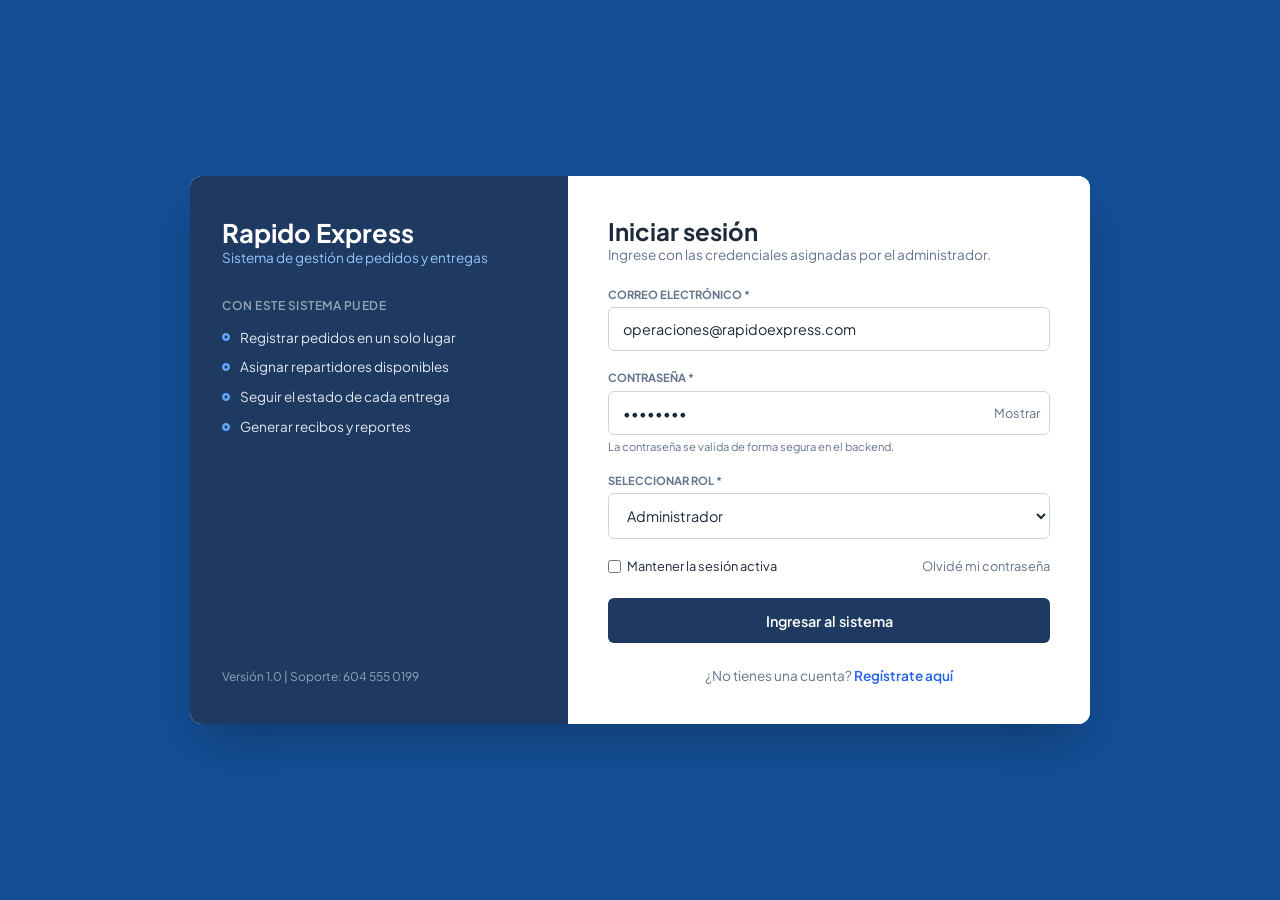
<file: index.html>
<!DOCTYPE html>
<html lang="es">
<head>
    <meta charset="UTF-8">
    <meta http-equiv="refresh" content="0; url=login.html">
    <meta name="viewport" content="width=device-width, initial-scale=1.0">
    <title>Rapido Express - Panel de Control</title>
</head>
<body>
    <p>Cargando panel de control...</p>
    <script>
        window.location.replace("login.html");
    </script>
</body>
</html>
</file>
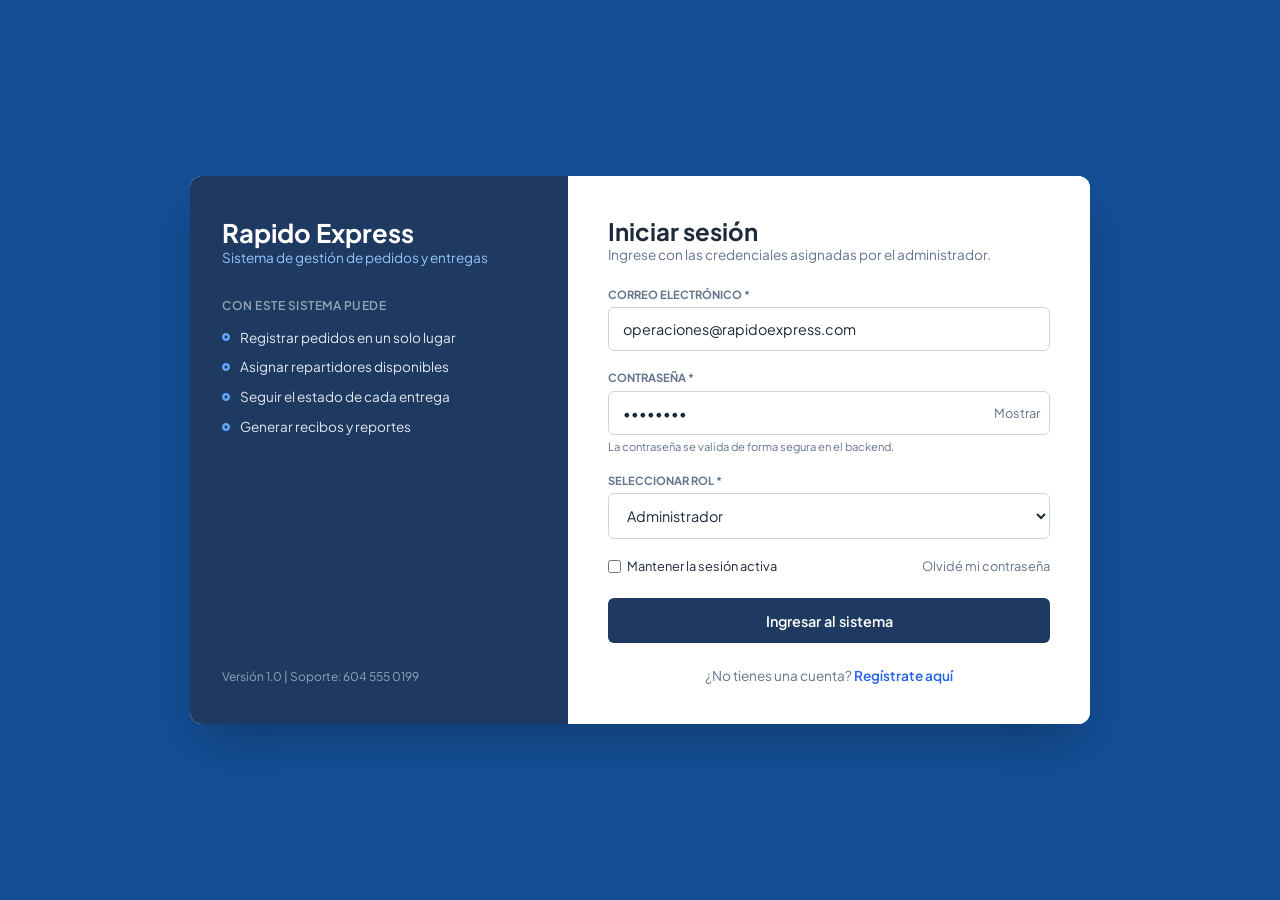
<file: cliente.html>
<!DOCTYPE html>
<html lang="es">
<head>
    <meta charset="UTF-8">
    <meta name="viewport" content="width=device-width, initial-scale=1.0">
    <title>Rápido Express - Panel de Cliente</title>
    <link href="https://fonts.googleapis.com/css2?family=Plus+Jakarta+Sans:wght@300;400;600;700&display=swap" rel="stylesheet">
    <link rel="stylesheet" href="https://cdnjs.cloudflare.com/ajax/libs/font-awesome/6.4.0/css/all.min.css">
    <link rel="stylesheet" href="style.css?v=2">
</head>
<body>
    <header class="header">
        <div class="brand">
            <i class="fa-solid fa-truck-fast"></i>
            <h1>Rápido Express - Clientes</h1>
        </div>
        <div class="header-actions">
            <span class="connection-status">
                <i class="fa-solid fa-circle"></i> Portal Activo
            </span>
            <a class="btn-logout" id="btnLogout" href="login.html">
                <i class="fa-solid fa-right-from-bracket"></i> Cerrar sesión
            </a>
        </div>
    </header>

    <div class="grid-container">
        <!-- Panel Izquierdo: Gestión de Pedidos -->
        <div class="glass-panel">
            <h2 class="section-title"><i class="fa-solid fa-magnifying-glass"></i> Consultar y Gestionar Pedido</h2>
            <form id="formConsultaPedido">
                <div class="form-group">
                    <label>Número de Guía / ID Pedido</label>
                    <input type="number" id="idPedido" class="form-control" placeholder="Ej: 10452" required>
                </div>
                <button type="submit" class="btn btn-primary" style="margin-bottom: 15px;">
                    <i class="fa-solid fa-search"></i> Buscar Pedido
                </button>
            </form>

            <hr style="border: 0; border-top: 1px solid rgba(255,255,255,0.1); margin: 20px 0;">

            <h2 class="section-title"><i class="fa-solid fa-pen-to-square"></i> Actualizar Estado</h2>
            <form id="formActualizarEstado">
                <div class="form-group">
                    <label>Nuevo Estado del Pedido</label>
                    <select id="nuevoEstado" class="form-control" required>
                        <option value="" disabled selected>Seleccione un estado</option>
                        <option value="En espera">En espera</option>
                        <option value="Cancelado por el cliente">Cancelado por el cliente</option>
                        <option value="Recibido con conformidad">Recibido con conformidad</option>
                    </select>
                </div>
                <button type="submit" class="btn btn-primary">
                    <i class="fa-solid fa-floppy-disk"></i> Guardar Cambios
                </button>
            </form>
        </div>

        <!-- Panel Derecho: Estado Actual y Comprobante -->
        <div class="glass-panel">
            <h2 class="section-title"><i class="fa-solid fa-receipt"></i> Información del Envío</h2>
            
            <!-- Contenedor dinámico donde JavaScript mostrará los datos -->
            <div id="resultadoConsulta" class="orders-grid">
                <p style="color: rgba(255,255,255,0.6); text-align: center; padding: 20px;">
                    Ingrese un número de guía a la izquierda para ver los detalles.
                </p>
            </div>

            <!-- Botón para generar comprobante, oculto por defecto hasta que busquen un pedido -->
            <div id="wrapperComprobante" style="margin-top: 20px; text-align: center; display: none;">
                <button id="btnComprobante" class="btn" style="background: #28a745; color: white; width: 100%;">
                    <i class="fa-solid fa-file-pdf"></i> Generar Comprobante (PDF)
                </button>
            </div>
        </div>
    </div>

    <!-- Puedes usar el mismo archivo script.js o crear uno nuevo exclusivo para clientes -->
    <script src="script.js?v=3" defer></script>
</body>
</html>
</file>
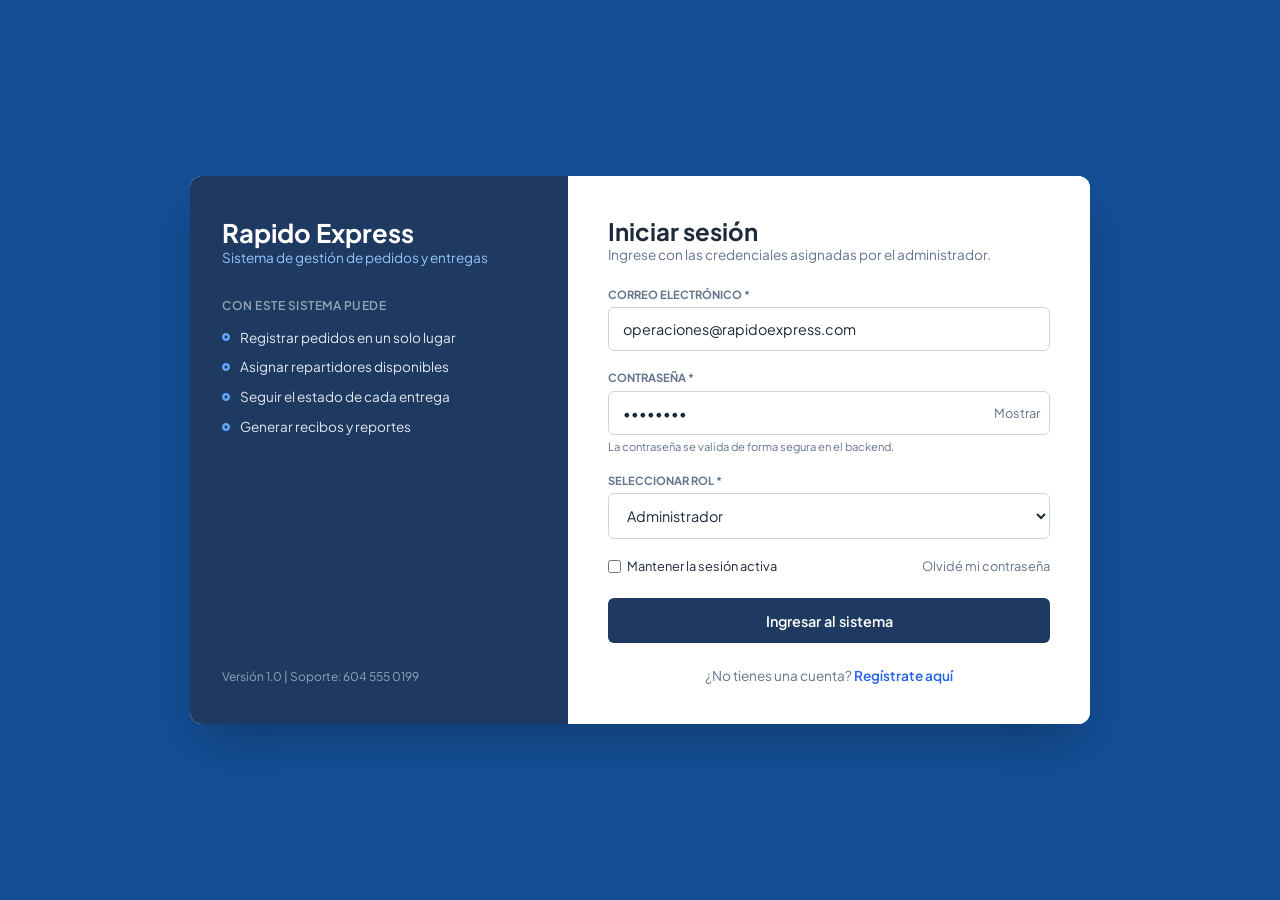
<file: dashboard.html>
<!DOCTYPE html>
<html lang="es">
<head>
    <meta charset="UTF-8">
    <meta name="viewport" content="width=device-width, initial-scale=1.0">
    <title>Rápido Express - Administración</title>
    <link href="https://fonts.googleapis.com/css2?family=Plus+Jakarta+Sans:wght@300;400;600;700&display=swap" rel="stylesheet">
    <link rel="stylesheet" href="https://cdnjs.cloudflare.com/ajax/libs/font-awesome/6.4.0/css/all.min.css">
    <link rel="stylesheet" href="style.css">
</head>
<body>
<header class="header">
    <div class="brand"><i class="fa-solid fa-truck-fast"></i><h1>Rápido Express - Administración</h1></div>
    <div class="header-actions"><span id="nombreUsuario"></span><a class="btn-logout" id="btnLogout" href="login.html">Cerrar sesión</a></div>
</header>
<main class="grid-container">
    <section class="glass-panel">
        <h2 class="section-title"><i class="fa-solid fa-box"></i> Registrar domicilio</h2>
        <form id="formPedido">
            <div class="form-group"><label for="idCliente">Cliente</label><select id="idCliente" class="form-control" required></select></div>
            <div class="form-group"><label for="dirRecogida">Dirección exacta de recogida</label><input id="dirRecogida" class="form-control" required></div>
            <div class="form-group"><label for="dirEntrega">Dirección exacta de entrega</label><input id="dirEntrega" class="form-control" required></div>
            <div class="form-group"><label for="valorServicio">Valor total del servicio</label><input type="number" min="0" id="valorServicio" class="form-control" required></div>
            <div class="form-group"><label for="metodoPago">Método de pago</label><select id="metodoPago" class="form-control"><option>Efectivo</option><option>Transferencia</option></select></div>
            <div class="form-group"><label for="tiempoEspera">Espera estimada (minutos)</label><input type="number" min="0" id="tiempoEspera" class="form-control"></div>
            <div class="form-group"><label for="tiempoRecogida">Tiempo para recoger (minutos)</label><input type="number" min="0" id="tiempoRecogida" class="form-control"></div>
            <div class="form-group"><label for="observaciones">Observaciones</label><textarea id="observaciones" class="form-control"></textarea></div>
            <button class="btn btn-primary" type="submit">Registrar domicilio</button>
        </form>
    </section>
    <section class="glass-panel">
        <h2 class="section-title"><i class="fa-solid fa-users"></i> Domiciliarios activos</h2>
        <div id="contenedorRepartidores" class="orders-grid"></div>
        <h2 class="section-title section-spaced"><i class="fa-solid fa-list-check"></i> Domicilios registrados</h2>
        <div id="contenedorPedidos" class="orders-grid"></div>
    </section>
</main>
<script src="script.js" defer></script>
</body>
</html>
</file>
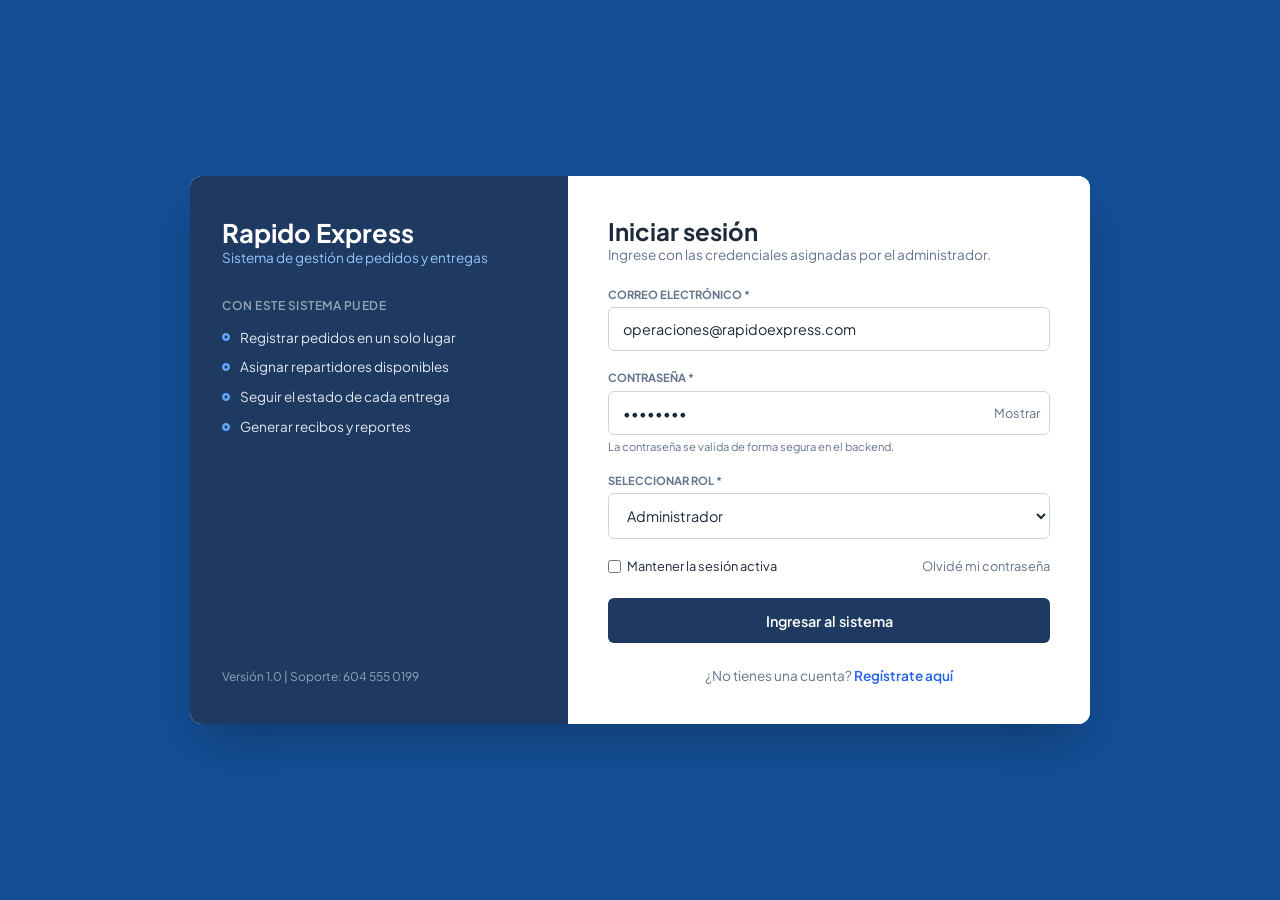
<file: login.html>
<!DOCTYPE html>
<html lang="es">
<head>
    <meta charset="UTF-8">
    <meta name="viewport" content="width=device-width, initial-scale=1.0">
    <title>Rapido Express - Iniciar Sesión</title>
    <link href="https://fonts.googleapis.com/css2?family=Plus+Jakarta+Sans:wght@300;400;500;600;700&display=swap" rel="stylesheet">
    <link rel="stylesheet" href="https://cdnjs.cloudflare.com/ajax/libs/font-awesome/6.4.0/css/all.min.css">
    <link rel="stylesheet" href="login.css">
</head>
<body>
    <div class="login-card">
        <div class="login-sidebar">
            <div class="brand-info">
                <h1>Rapido Express</h1>
                <p class="subtitle">Sistema de gestión de pedidos y entregas</p>
                <div class="features-section">
                    <p class="section-label">CON ESTE SISTEMA PUEDE</p>
                    <ul>
                        <li><i class="fa-solid fa-circle-dot"></i> Registrar pedidos en un solo lugar</li>
                        <li><i class="fa-solid fa-circle-dot"></i> Asignar repartidores disponibles</li>
                        <li><i class="fa-solid fa-circle-dot"></i> Seguir el estado de cada entrega</li>
                        <li><i class="fa-solid fa-circle-dot"></i> Generar recibos y reportes</li>
                    </ul>
                </div>
            </div>
            <div class="sidebar-footer"><span>Versión 1.0 | Soporte: 604 555 0199</span></div>
        </div>
        <div class="login-form-container">
            <div id="vistaLogin">
                <h2>Iniciar sesión</h2>
                <p class="form-instruction">Ingrese con las credenciales asignadas por el administrador.</p>
                <form id="formLogin">
                    <div class="input-group">
                        <label for="correo">CORREO ELECTRÓNICO *</label>
                        <input type="email" id="correo" value="operaciones@rapidoexpress.com" required>
                    </div>
                    <div class="input-group">
                        <label for="password">CONTRASEÑA *</label>
                        <div class="password-wrapper">
                            <input type="password" id="password" value="12345678" required>
                            <button type="button" id="btnTogglePassword">Mostrar</button>
                        </div>
                        <span class="security-note">La contraseña se valida de forma segura en el backend.</span>
                    </div>
                    <div class="input-group">
                        <label for="rol">SELECCIONAR ROL *</label>
                        <select id="rol" class="select-rol" required>
                            <option value="administrador">Administrador</option>
                            <option value="repartidor">Repartidor</option>
                            <option value="cliente">Cliente</option>
                        </select>
                    </div>
                    <div class="form-options">
                        <label class="checkbox-container"><input type="checkbox" id="remember"><span>Mantener la sesión activa</span></label>
                        <a href="#" class="forgot-link">Olvidé mi contraseña</a>
                    </div>
                    <button type="submit" class="btn-submit">Ingresar al sistema</button>
                </form>
                <div class="register-prompt"><p>¿No tienes una cuenta? <a href="#" id="linkMostrarRegistro">Regístrate aquí</a></p></div>
            </div>
            <div id="vistaRegistro" style="display: none;">
                <h2>Crear Cuenta</h2>
                <p class="form-instruction">Regístrate como nuevo cliente en Rápido Express.</p>
                <form id="formRegistro">
                    <div class="input-group"><label for="regNombre">NOMBRE COMPLETO *</label><input type="text" id="regNombre" placeholder="Ej: Juan Pérez" required></div>
                    <div class="input-group"><label for="regTelefono">TELÉFONO *</label><input type="tel" id="regTelefono" placeholder="Ej: 3001234567" required></div>
                    <div class="input-group"><label for="regCorreo">CORREO ELECTRÓNICO *</label><input type="email" id="regCorreo" placeholder="correo@ejemplo.com" required></div>
                    <button type="submit" class="btn-submit">Registrarse</button>
                </form>
                <div class="register-prompt"><p>¿Ya tienes cuenta? <a href="#" id="linkMostrarLogin">Volver al inicio de sesión</a></p></div>
            </div>
        </div>
    </div>
    <script src="login.js?v=da4488f"></script>
</body>
</html>
</file>
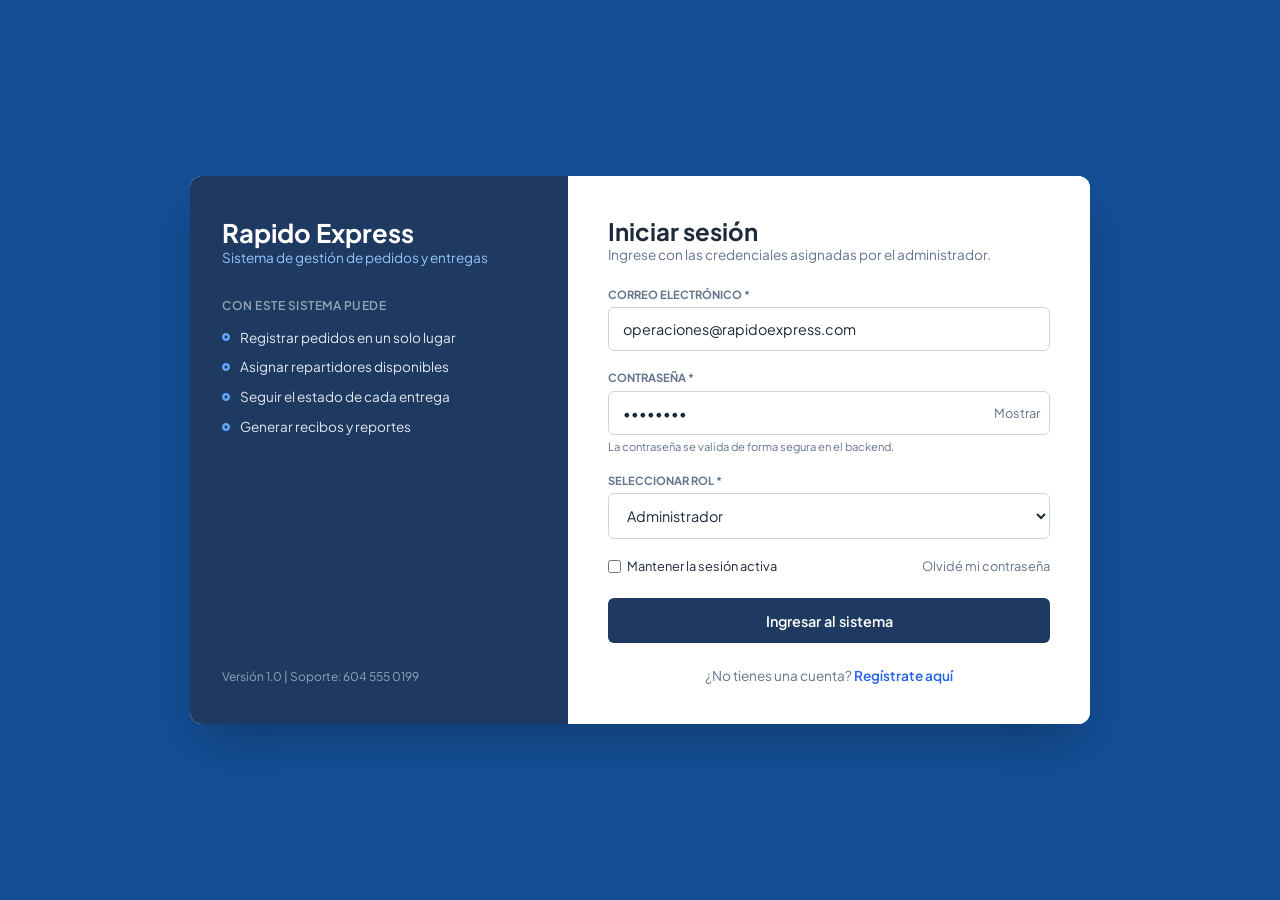
<file: repartidor.html>
<!DOCTYPE html>
<html lang="es">
<head>
    <meta charset="UTF-8">
    <meta name="viewport" content="width=device-width, initial-scale=1.0">
    <title>Rápido Express - Domiciliario</title>
    <link href="https://fonts.googleapis.com/css2?family=Plus+Jakarta+Sans:wght@300;400;600;700&display=swap" rel="stylesheet">
    <link rel="stylesheet" href="https://cdnjs.cloudflare.com/ajax/libs/font-awesome/6.4.0/css/all.min.css">
    <link rel="stylesheet" href="style.css">
</head>
<body>
<header class="header">
    <div class="brand"><i class="fa-solid fa-truck-fast"></i><h1>Rápido Express - Mis domicilios</h1></div>
    <div class="header-actions"><span id="nombreUsuario"></span><a class="btn-logout" id="btnLogout" href="login.html">Cerrar sesión</a></div>
</header>
<main class="grid-container single-panel">
    <section class="glass-panel">
        <h2 class="section-title"><i class="fa-solid fa-route"></i> Domicilios asignados</h2>
        <p class="help-text">Aquí se muestran únicamente los servicios asignados a su cuenta, con todos los datos necesarios para recoger y entregar.</p>
        <div id="contenedorPedidosRepartidor" class="orders-grid"></div>
    </section>
</main>
<script src="script.js" defer></script>
</body>
</html>
</file>
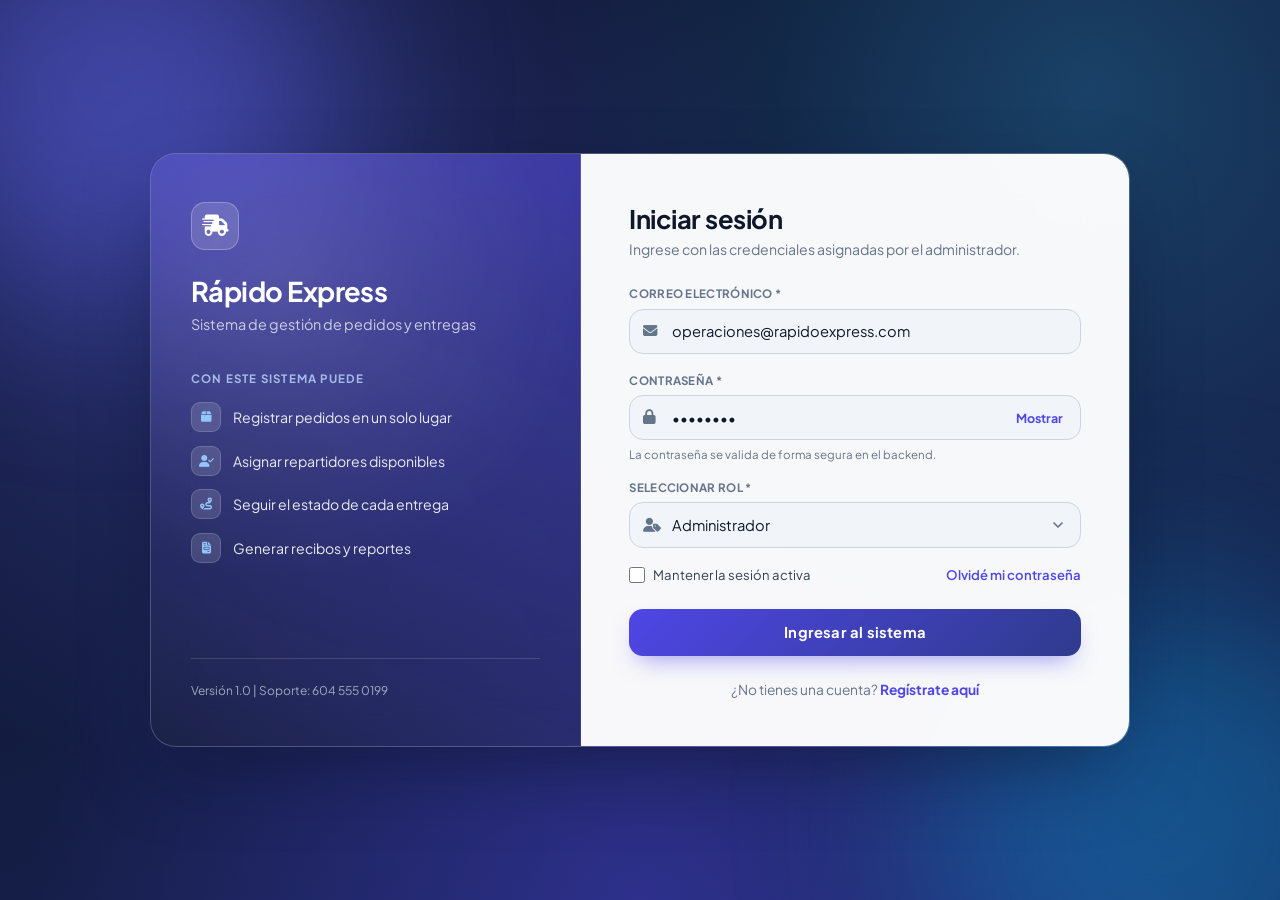
<file: static/login.html>
<!DOCTYPE html>
<html lang="es">
<head>
    <meta charset="UTF-8">
    <meta name="viewport" content="width=device-width, initial-scale=1.0">
    <title>Rapido Express - Iniciar Sesión</title>
    <link rel="manifest" href="manifest.json">
    <meta name="theme-color" content="#0b1229">
    <link rel="icon" href="icons/favicon.ico">
    <link rel="apple-touch-icon" href="icons/icon-192.png">
    <script src="pwa.js" defer></script>
    <link href="https://fonts.googleapis.com/css2?family=Plus+Jakarta+Sans:wght@300;400;500;600;700&display=swap" rel="stylesheet">
    <link rel="stylesheet" href="https://cdnjs.cloudflare.com/ajax/libs/font-awesome/6.4.0/css/all.min.css">
    <link rel="stylesheet" href="login.css">
</head>
<body>
    <div class="login-card">
        <div class="login-sidebar">
            <div class="brand-info">
                <div class="brand-mark"><i class="fa-solid fa-truck-fast"></i></div>
                <h1>Rápido Express</h1>
                <p class="subtitle">Sistema de gestión de pedidos y entregas</p>
                <div class="features-section">
                    <p class="section-label">Con este sistema puede</p>
                    <ul>
                        <li><i class="fa-solid fa-box"></i> Registrar pedidos en un solo lugar</li>
                        <li><i class="fa-solid fa-user-check"></i> Asignar repartidores disponibles</li>
                        <li><i class="fa-solid fa-route"></i> Seguir el estado de cada entrega</li>
                        <li><i class="fa-solid fa-file-invoice"></i> Generar recibos y reportes</li>
                    </ul>
                </div>
            </div>
            <div class="sidebar-footer"><span>Versión 1.0 | Soporte: 604 555 0199</span></div>
        </div>
        <div class="login-form-container">
            <div id="vistaLogin">
                <h2>Iniciar sesión</h2>
                <p class="form-instruction">Ingrese con las credenciales asignadas por el administrador.</p>
                <form id="formLogin">
                    <div class="input-group">
                        <label for="correo">Correo electrónico *</label>
                        <div class="input-wrapper">
                            <i class="fa-solid fa-envelope"></i>
                            <input type="email" id="correo" value="operaciones@rapidoexpress.com" required>
                        </div>
                    </div>
                    <div class="input-group">
                        <label for="password">Contraseña *</label>
                        <div class="password-wrapper">
                            <i class="fa-solid fa-lock"></i>
                            <input type="password" id="password" value="12345678" required>
                            <button type="button" id="btnTogglePassword">Mostrar</button>
                        </div>
                        <span class="security-note">La contraseña se valida de forma segura en el backend.</span>
                    </div>
                    <div class="input-group">
                        <label for="rol">Seleccionar rol *</label>
                        <div class="input-wrapper">
                            <i class="fa-solid fa-user-tag"></i>
                            <select id="rol" class="select-rol" required>
                                <option value="administrador">Administrador</option>
                                <option value="repartidor">Repartidor</option>
                                <option value="cliente">Cliente</option>
                            </select>
                        </div>
                    </div>
                    <div class="form-options">
                        <label class="checkbox-container"><input type="checkbox" id="remember"><span>Mantener la sesión activa</span></label>
                        <a href="#" class="forgot-link" id="linkOlvideContrasena">Olvidé mi contraseña</a>
                    </div>
                    <button type="submit" class="btn-submit">Ingresar al sistema</button>
                </form>
                <div class="register-prompt"><p>¿No tienes una cuenta? <a href="#" id="linkMostrarRegistro">Regístrate aquí</a></p></div>
            </div>
            <div id="vistaRegistro" style="display: none;">
                <h2>Crear Cuenta</h2>
                <p class="form-instruction">Elige qué tipo de cuenta quieres crear en Rápido Express.</p>
                <div class="role-toggle">
                    <label class="role-toggle-option"><input type="radio" name="regRol" value="cliente" checked><span>Cliente</span></label>
                    <label class="role-toggle-option"><input type="radio" name="regRol" value="repartidor"><span>Domiciliario</span></label>
                </div>
                <form id="formRegistro">
                    <div class="input-group">
                        <label for="regNombre">Nombre completo *</label>
                        <div class="input-wrapper"><i class="fa-solid fa-user"></i><input type="text" id="regNombre" placeholder="Ej: Juan Pérez" required></div>
                    </div>
                    <div class="input-group">
                        <label for="regTelefono">Teléfono *</label>
                        <div class="input-wrapper"><i class="fa-solid fa-phone"></i><input type="tel" id="regTelefono" placeholder="Ej: 3001234567" required></div>
                    </div>
                    <div class="input-group">
                        <label for="regCorreo">Correo electrónico *</label>
                        <div class="input-wrapper"><i class="fa-solid fa-envelope"></i><input type="email" id="regCorreo" placeholder="correo@ejemplo.com" required></div>
                    </div>
                    <div class="input-group">
                        <label for="regPassword">Contraseña *</label>
                        <div class="input-wrapper"><i class="fa-solid fa-lock"></i><input type="password" id="regPassword" placeholder="Mínimo 6 caracteres" minlength="6" required></div>
                    </div>
                    <div class="input-group" id="grupoRegDireccion">
                        <label for="regDireccion">Dirección de entrega *</label>
                        <div class="input-wrapper"><i class="fa-solid fa-location-dot"></i><input type="text" id="regDireccion" placeholder="Dirección donde recibes tus pedidos" required></div>
                    </div>
                    <div class="input-group" id="grupoRegLocal">
                        <label for="regNombreLocal">Nombre del negocio/local (opcional)</label>
                        <div class="input-wrapper"><i class="fa-solid fa-store"></i><input type="text" id="regNombreLocal" placeholder="Ej: Tienda La Esquina"></div>
                    </div>
                    <div class="input-group" id="grupoRegZona" style="display:none;">
                        <label for="regZona">Zona de trabajo</label>
                        <div class="input-wrapper"><i class="fa-solid fa-map-location-dot"></i><input type="text" id="regZona" placeholder="Ej: Zona norte"></div>
                    </div>
                    <div class="input-group" id="grupoRegVehiculo" style="display:none;">
                        <label for="regTipoVehiculo">Tipo de vehículo *</label>
                        <div class="input-wrapper"><i class="fa-solid fa-motorcycle"></i><select id="regTipoVehiculo"><option value="moto">Moto</option><option value="bicicleta">Bicicleta</option><option value="auto">Auto</option></select></div>
                    </div>
                    <div class="input-group" id="grupoRegPlaca" style="display:none;">
                        <label for="regPlacaVehiculo">Placa del vehículo *</label>
                        <div class="input-wrapper"><i class="fa-solid fa-id-card"></i><input type="text" id="regPlacaVehiculo" placeholder="Ej: ABC123"></div>
                    </div>
                    <button type="submit" class="btn-submit">Registrarse</button>
                </form>
                <div class="register-prompt"><p>¿Ya tienes cuenta? <a href="#" id="linkMostrarLogin">Volver al inicio de sesión</a></p></div>
            </div>
        </div>
    </div>
    <script src="login.js"></script>
</body>
</html>
</file>
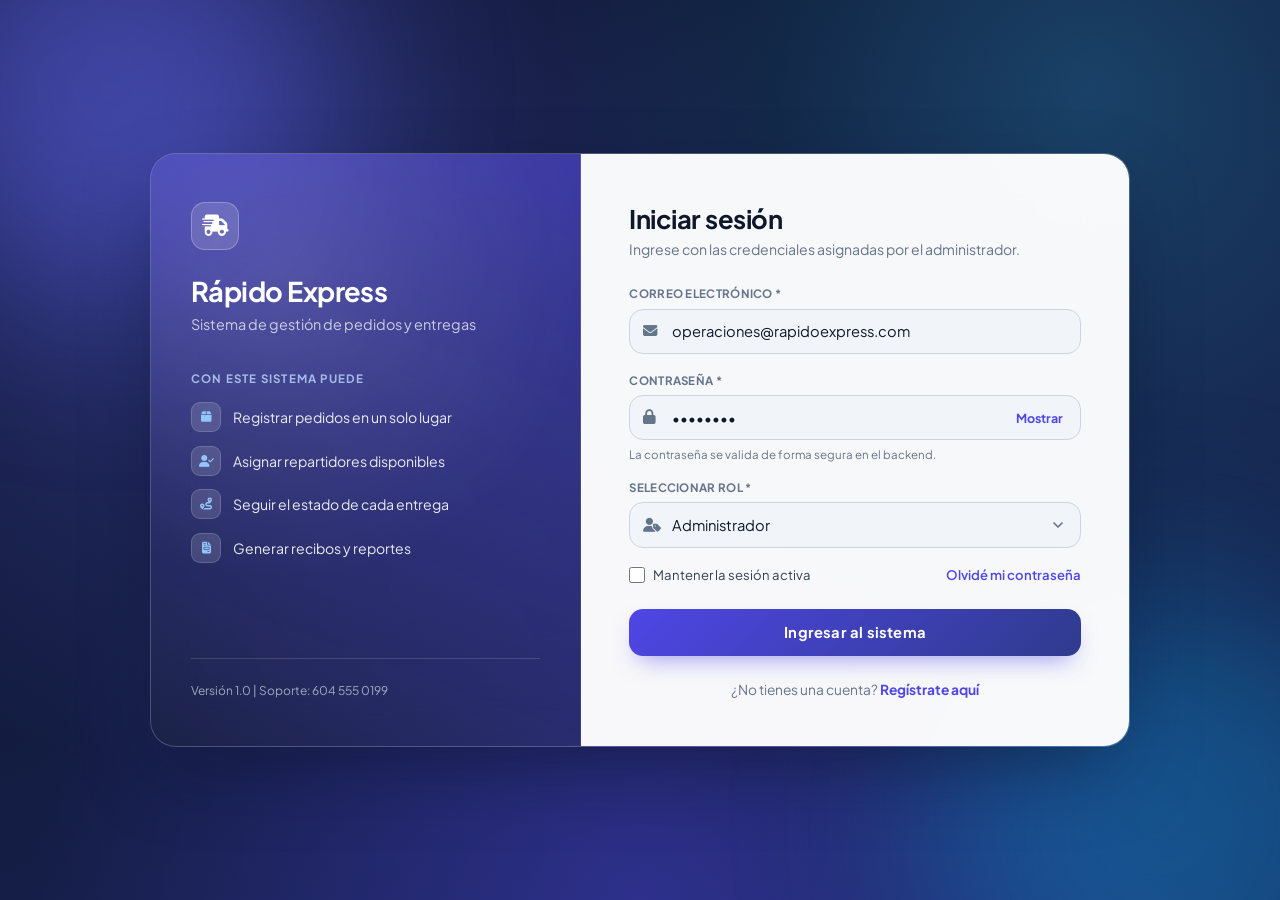
<file: static/repartidor.html>
<!DOCTYPE html>
<html lang="es">
<head>
    <meta charset="UTF-8">
    <meta name="viewport" content="width=device-width, initial-scale=1.0">
    <title>Rápido Express - Domiciliario</title>
    <link rel="manifest" href="manifest.json">
    <meta name="theme-color" content="#0f172a">
    <link rel="icon" href="icons/favicon.ico">
    <link rel="apple-touch-icon" href="icons/icon-192.png">
    <script src="pwa.js" defer></script>
    <link href="https://fonts.googleapis.com/css2?family=Plus+Jakarta+Sans:wght@300;400;600;700&display=swap" rel="stylesheet">
    <link rel="stylesheet" href="https://cdnjs.cloudflare.com/ajax/libs/font-awesome/6.4.0/css/all.min.css">
    <link rel="stylesheet" href="style.css?v=6">
</head>

<!-- Modal de Detalle de Pedido -->
<div id="modalDetallePedido" class="modal-detalle-overlay hidden">
  <div class="modal-detalle-container">
    
    <header class="detalle-header">
      <button type="button" class="btn-back" onclick="cerrarModalDetalle()">←</button>
      <h3 id="detCodigoPedido">PED-2026-0481</h3>
      <span id="detBadgeEstado" class="badge">En camino</span>
    </header>

    <div class="detalle-body">
      <!-- Datos del Cliente -->
      <div class="card-info">
        <span class="card-subtitle">ENTREGAR A</span>
        <h4 id="detNombreCliente" class="cliente-nombre">Marta Ospina Restrepo</h4>
        <p id="detDireccion" class="info-texto">Cra 45 #23-11, Apto 502</p>
        <p id="detBarrioCiudad" class="info-texto highlight">Barrio Laureles — Medellín</p>
        <p class="info-telefono">☎ <a id="detTelefono" href="tel:3014478890">301 447 8890</a></p>

        <hr class="divider" />

        <span class="card-subtitle">PEDIDO</span>
        <p id="detDescripcion" class="info-texto">2 almuerzos ejecutivos + 1 jugo natural.</p>
        <p id="detNotas" class="info-notas">Entregar en portería, preguntar por Marta.</p>

        <hr class="divider" />

        <div class="pago-row">
          <div>
            <span class="card-subtitle">Total a cobrar</span>
            <div id="detMetodoPago" class="metodo-pago">Método de pago: Efectivo</div>
          </div>
          <div id="detMontoTotal" class="monto-total">$ 32.000</div>
        </div>
      </div>

      <!-- Cambiar Estado y Foto -->
      <div class="card-info">
        <span class="card-subtitle">ACTUALIZAR ESTADO</span>

        <form id="formActualizarEstado" onsubmit="guardarEstadoPedido(event)">
          <div class="timeline-estados">
            <label class="radio-estado completo">
              <input type="radio" name="nuevoEstado" value="asignado" /> Asignado
            </label>

            <label class="radio-estado completo">
              <input type="radio" name="nuevoEstado" value="recogido" /> Recogido
            </label>

            <label class="radio-estado activo">
              <input type="radio" name="nuevoEstado" value="en_camino" /> <strong>En camino</strong>
            </label>

            <label class="radio-estado">
              <input type="radio" name="nuevoEstado" value="entregado" /> Entregado
            </label>

            <label class="radio-estado novedad">
              <input type="radio" name="nuevoEstado" value="no_entregado" /> No entregado / novedad
            </label>
          </div>

          <div class="input-group">
            <label class="field-label">OBSERVACIÓN (OPCIONAL)</label>
            <input type="text" id="inputObservacion" class="form-control" placeholder="Ej.: cliente no contesta, se deja en portería" />
          </div>

          <div class="input-group">
            <label class="field-label">EVIDENCIA DE ENTREGA</label>
            <label for="fotoComprobanteInput" class="btn-foto-upload">
              📷 <span id="fotoLabelText">Tomar foto del comprobante</span>
              <input type="file" id="fotoComprobanteInput" accept="image/*" capture="environment" onchange="previewFoto(event)" style="display:none;" />
            </label>
            <img id="imgPreviewEvidencia" class="preview-foto hidden" alt="Vista previa" />
          </div>

          <button type="submit" id="btnGuardarEstado" class="btn-guardar-estado">
            Guardar estado
          </button>
        </form>
      </div>
    </div>

  </div>
</div>

<!-- Enlace a los scripts al final -->
<script src="repartidor.js"></script>

<body class="role-repartidor">
<header class="header">
    <div class="brand">
        <i class="fa-solid fa-truck-fast"></i>
        <h1>Rápido Express - Mis domicilios</h1>
    </div>

    <div class="header-actions">

        <div class="notification-container">
            <button id="btnNotificaciones" class="btn-notificacion" type="button">
                <i class="fa-solid fa-bell"></i>
                <span id="contadorNotificaciones" class="notification-badge">0</span>
            </button>

            <div id="panelNotificaciones" class="notification-panel">
                <div class="notification-header">
                    <strong>Notificaciones</strong>
                </div>

                <div id="listaNotificaciones">
                    <p class="notification-empty">
                        No tienes nuevas notificaciones.
                    </p>
                </div>
            </div>
        </div>

        <span class="connection-status">
            <i class="fa-solid fa-circle"></i>
            <span id="nombreUsuario">Domiciliario activo</span>
        </span>

        <a class="btn-logout" id="btnLogout" href="login.html">
            <i class="fa-solid fa-right-from-bracket"></i>
            Cerrar sesión
        </a>

    </div>
</header>
<main class="grid-container single-panel">
    <section class="glass-panel">
        <h2 class="section-title"><i class="fa-solid fa-sack-dollar"></i> Ganancias de hoy</h2>
        <div id="contenedorGananciasPropias" class="stats-grid"></div>
    </section>
    <section class="glass-panel">
        <div class="section-title-row">
            <h2 class="section-title"><i class="fa-solid fa-route"></i> Domicilios asignados</h2>
            <button id="btnActualizarPedidos" class="btn-action btn-camino" type="button"><i class="fa-solid fa-rotate"></i> Actualizar</button>
        </div>
        <p class="help-text">Aquí se muestran únicamente los servicios asignados a su cuenta. Se actualiza solo cada 15 segundos, o al pulsar "Actualizar".</p>
        <div id="contenedorPedidosRepartidor" class="orders-grid"></div>
    </section>
</main>
<script src="script.js?v=9" defer></script>
</body>
</html>
</file>
<file: style.css>
:root {
    --bg-primary: #144e95;
    --card-bg: #ffffff;
    --border-color: #cbd5e1;
    --accent-blue: #2563eb;
    --accent-green: #16a34a;
    --accent-amber: #d97706;
    --text-main: #1e293b;
    --text-muted: #64748b;
    --blue-dark: #1e3a60;
}

* {
    box-sizing: border-box;
    margin: 0;
    padding: 0;
    font-family: 'Plus Jakarta Sans', sans-serif;
}

body {
    background: radial-gradient(circle at center, #144e95 0%, #144e95 100%);
    color: var(--text-main);
    min-height: 100vh;
    padding: 1.5rem;
}

.header {
    display: flex;
    justify-content: space-between;
    align-items: center;
    max-width: 1200px;
    margin: 0 auto 1.5rem;
    padding: 1.25rem 1.5rem;
    background: var(--blue-dark);
    border-radius: 12px;
    color: #ffffff;
    box-shadow: 0 15px 30px -12px rgba(0, 0, 0, 0.3);
}

.brand {
    display: flex;
    align-items: center;
    gap: 0.75rem;
}

.brand i {
    font-size: 1.75rem;
    color: #60a5fa;
}

.brand h1 {
    font-size: 1.35rem;
    font-weight: 700;
    letter-spacing: -0.5px;
}

.header-actions {
    display: flex;
    align-items: center;
    gap: 1rem;
}

.connection-status {
    font-size: 0.8rem;
    color: #bfdbfe;
}

.connection-status i {
    color: #4ade80;
    font-size: 0.55rem;
    margin-right: 0.25rem;
}

.btn-logout {
    display: inline-flex;
    align-items: center;
    gap: 0.4rem;
    padding: 0.6rem 0.85rem;
    border: 1px solid rgba(255, 255, 255, 0.25);
    border-radius: 6px;
    background: transparent;
    color: #ffffff;
    font-weight: 600;
    font-size: 0.78rem;
    cursor: pointer;
    text-decoration: none;
    white-space: nowrap;
    transition: background 0.2s, border-color 0.2s;
}

.btn-logout:hover {
    background: rgba(255, 255, 255, 0.12);
    border-color: rgba(255, 255, 255, 0.5);
}

.grid-container {
    max-width: 1200px;
    margin: 0 auto;
    display: grid;
    grid-template-columns: 340px 1fr;
    gap: 1.5rem;
}

.single-panel {
    grid-template-columns: 1fr;
}

.section-spaced {
    margin-top: 2rem;
}

.help-text {
    color: var(--text-muted);
    margin-bottom: 1rem;
}

.glass-panel {
    background: var(--card-bg);
    border: 1px solid var(--border-color);
    border-radius: 12px;
    padding: 1.5rem;
    box-shadow: 0 20px 35px -18px rgba(0, 0, 0, 0.35);
}

.section-title {
    font-size: 1.1rem;
    font-weight: 600;
    margin-bottom: 1.25rem;
    display: flex;
    align-items: center;
    gap: 0.5rem;
    color: var(--blue-dark);
}

.form-group {
    margin-bottom: 1rem;
}

.form-group label {
    display: block;
    font-size: 0.85rem;
    color: var(--text-muted);
    margin-bottom: 0.4rem;
}

.form-control {
    width: 100%;
    padding: 0.75rem 1rem;
    background: #ffffff;
    border: 1px solid var(--border-color);
    border-radius: 6px;
    color: var(--text-main);
    font-size: 0.9rem;
    transition: all 0.2s ease;
}

.form-control:focus {
    outline: none;
    border-color: var(--accent-blue);
    box-shadow: 0 0 0 3px rgba(56, 189, 248, 0.15);
}

.btn {
    width: 100%;
    padding: 0.85rem;
    border: none;
    border-radius: 8px;
    font-weight: 600;
    cursor: pointer;
    transition: transform 0.1s ease, filter 0.2s ease;
    display: flex;
    justify-content: center;
    align-items: center;
    gap: 0.5rem;
}

.btn-primary {
    background: var(--blue-dark);
    color: #fff;
}

.btn:hover {
    background: var(--accent-blue);
}

.btn:active {
    transform: scale(0.98);
}

.orders-grid {
    display: grid;
    grid-template-columns: repeat(auto-fill, minmax(300px, 1fr));
    gap: 1.25rem;
}

.order-card {
    background: #f8fafc;
    border: 1px solid var(--border-color);
    border-radius: 8px;
    padding: 1.25rem;
    transition: transform 0.2s ease;
}

.order-card:hover {
    transform: translateY(-3px);
    border-color: rgba(56, 189, 248, 0.3);
}

.order-header {
    display: flex;
    justify-content: space-between;
    align-items: center;
    margin-bottom: 0.75rem;
}

.order-id {
    font-weight: 700;
    font-size: 1rem;
}

.badge {
    padding: 0.25rem 0.6rem;
    border-radius: 20px;
    font-size: 0.75rem;
    font-weight: 600;
}

.badge-pendiente { background: rgba(245, 158, 11, 0.15); color: var(--accent-amber); }
.badge-en-camino { background: rgba(56, 189, 248, 0.15); color: var(--accent-blue); }
.badge-entregado { background: rgba(34, 197, 94, 0.15); color: var(--accent-green); }

.order-info {
    font-size: 0.85rem;
    color: var(--text-muted);
    line-height: 1.5;
}

.order-info i {
    width: 18px;
    color: var(--accent-blue);
}
/* Estilos para los botones de acción en las tarjetas */
.order-actions {
    display: flex;
    gap: 0.5rem;
    margin-top: 1rem;
    padding-top: 0.75rem;
    border-top: 1px solid var(--border-color);
}

.btn-action {
    flex: 1;
    padding: 0.4rem 0.6rem;
    border: none;
    border-radius: 6px;
    font-size: 0.75rem;
    font-weight: 600;
    cursor: pointer;
    transition: filter 0.2s ease, transform 0.1s ease;
}

.btn-action:hover {
    filter: brightness(1.2);
}

.btn-action:active {
    transform: scale(0.96);
}

.btn-camino {
    background: #eff6ff;
    color: var(--accent-blue);
    border: 1px solid rgba(56, 189, 248, 0.4);
}

.btn-entregado {
    background: #f0fdf4;
    color: var(--accent-green);
    border: 1px solid rgba(34, 197, 94, 0.4);
}

.btn-cancelar {
    background: #fef2f2;
    color: #b91c1c;
    border: 1px solid #fecaca;
}

textarea.form-control {
    min-height: 80px;
    resize: vertical;
}

@media (max-width: 768px) {
    body {
        padding: 1rem;
    }

    .header {
        align-items: flex-start;
        gap: 1rem;
        flex-direction: column;
    }

    .header-actions {
        justify-content: space-between;
        width: 100%;
    }

    .grid-container {
        grid-template-columns: 1fr;
    }
}
</file>
<file: login.css>
:root {
    --blue-dark: #1e3a60;
    --blue-accent: #2563eb;
    --bg-page: #3b82f6;
    --text-dark: #1e293b;
    --text-muted: #64748b;
    --border-color: #cbd5e1;
}

* {
    box-sizing: border-box;
    margin: 0;
    padding: 0;
    font-family: 'Plus Jakarta Sans', sans-serif;
}

body {
    background: radial-gradient(circle at center, #144e95 0%, #144e95 100%);
    min-height: 100vh;
    display: flex;
    justify-content: center;
    align-items: center;
    padding: 1.5rem;
}

/* Tarjeta Principal */
.login-card {
    display: flex;
    width: 100%;
    max-width: 900px;
    background: #ffffff;
    border-radius: 12px;
    overflow: hidden;
    box-shadow: 0 25px 50px -12px rgba(0, 0, 0, 0.25);
}

/* Panel Izquierdo */
.login-sidebar {
    width: 42%;
    background-color: var(--blue-dark);
    color: #ffffff;
    padding: 2.5rem 2rem;
    display: flex;
    flex-direction: column;
    justify-content: space-between;
}

.login-sidebar h1 {
    font-size: 1.6rem;
    font-weight: 700;
}

.login-sidebar .subtitle {
    font-size: 0.85rem;
    color: #93c5fd;
    margin-bottom: 2rem;
}

.section-label {
    font-size: 0.75rem;
    letter-spacing: 0.5px;
    color: #94a3b8;
    margin-bottom: 1rem;
    font-weight: 600;
}

.features-section ul {
    list-style: none;
}

.features-section li {
    font-size: 0.85rem;
    margin-bottom: 0.8rem;
    display: flex;
    align-items: center;
    gap: 0.6rem;
    color: #e2e8f0;
}

.features-section i {
    font-size: 0.5rem;
    color: #60a5fa;
}

.sidebar-footer {
    font-size: 0.75rem;
    color: #94a3b8;
    margin-top: 2rem;
}

/* Formulario Derecho */
.login-form-container {
    width: 58%;
    padding: 2.5rem 2.5rem;
    background: #ffffff;
}

.login-form-container h2 {
    color: var(--text-dark);
    font-size: 1.5rem;
    font-weight: 700;
}

.form-instruction {
    font-size: 0.85rem;
    color: var(--text-muted);
    margin-bottom: 1.5rem;
}

.input-group {
    margin-bottom: 1.2rem;
}

.input-group label {
    display: block;
    font-size: 0.7rem;
    font-weight: 700;
    color: var(--text-muted);
    margin-bottom: 0.4rem;
}

.input-group input[type="email"],
.password-wrapper input {
    width: 100%;
    padding: 0.75rem 0.9rem;
    border: 1px solid var(--border-color);
    border-radius: 6px;
    font-size: 0.9rem;
    color: var(--text-dark);
}

.password-wrapper {
    position: relative;
    display: flex;
    align-items: center;
}

.password-wrapper button {
    position: absolute;
    right: 10px;
    background: none;
    border: none;
    color: var(--text-muted);
    font-size: 0.8rem;
    cursor: pointer;
}

.security-note {
    display: block;
    font-size: 0.7rem;
    color: var(--text-muted);
    margin-top: 0.3rem;
}

.form-options {
    display: flex;
    justify-content: space-between;
    align-items: center;
    font-size: 0.8rem;
    margin-bottom: 1.5rem;
}

.checkbox-container {
    display: flex;
    align-items: center;
    gap: 0.4rem;
    color: var(--text-dark);
}

.forgot-link {
    color: var(--text-muted);
    text-decoration: none;
}

.btn-submit {
    width: 100%;
    padding: 0.85rem;
    background-color: var(--blue-dark);
    color: white;
    border: none;
    border-radius: 6px;
    font-weight: 600;
    font-size: 0.9rem;
    cursor: pointer;
    transition: background 0.2s;
}

.btn-submit:hover {
    background-color: var(--blue-accent);
}

.info-box {
    margin-top: 1.2rem;
    background-color: #f1f5f9;
    border-left: 3px solid var(--blue-dark);
    padding: 0.75rem;
    border-radius: 4px;
    font-size: 0.75rem;
    color: var(--text-muted);
}

/* Campo selector de Rol */
.select-rol {
    width: 100%;
    padding: 0.75rem 0.9rem;
    border: 1px solid var(--border-color);
    border-radius: 6px;
    font-size: 0.9rem;
    color: var(--text-dark);
    background-color: #ffffff;
    cursor: pointer;
    transition: border-color 0.2s, box-shadow 0.2s;
}

.select-rol:focus {
    outline: none;
    border-color: var(--blue-accent);
    box-shadow: 0 0 0 3px rgba(37, 99, 235, 0.15);
}

/* --- ADAPTACIÓN A CELULAR (RESPONSIVO) --- */
@media (max-width: 768px) {
    .login-card {
        flex-direction: column;
    }
    .login-sidebar, .login-form-container {
        width: 100%;
    }
    .login-sidebar {
        padding: 1.5rem;
    }
    .login-form-container {
        padding: 1.5rem;
    }
}

.register-prompt {
    margin-top: 1.5rem;
    text-align: center;
    font-size: 0.85rem;
    color: var(--text-muted);
}

.register-prompt a {
    color: var(--blue-accent);
    font-weight: 600;
    text-decoration: none;
}

.register-prompt a:hover {
    text-decoration: underline;
}
</file>
<file: static/login.css>
:root {
    --brand-900: #0b1229;
    --brand-800: #111a3b;
    --brand-700: #1b2559;
    --brand-600: #2f3b8c;
    --brand-500: #4f46e5;
    --brand-400: #6366f1;
    --ink-900: #0f172a;
    --ink-700: #334155;
    --ink-500: #64748b;
    --ink-300: #cbd5e1;
    --ink-100: #f1f5f9;
    --surface: #ffffff;
    --danger: #dc2626;
    --radius-lg: 26px;
    --radius-md: 14px;
    --shadow-glass: 0 30px 80px -20px rgba(11, 18, 41, 0.55);
}

* {
    box-sizing: border-box;
    margin: 0;
    padding: 0;
    font-family: 'Plus Jakarta Sans', sans-serif;
}

body {
    min-height: 100vh;
    display: flex;
    justify-content: center;
    align-items: center;
    padding: 2rem 1.5rem;
    background:
        radial-gradient(circle at 15% 20%, rgba(99, 102, 241, 0.35), transparent 45%),
        radial-gradient(circle at 85% 10%, rgba(56, 189, 248, 0.25), transparent 40%),
        radial-gradient(circle at 50% 100%, rgba(79, 70, 229, 0.4), transparent 55%),
        linear-gradient(160deg, var(--brand-900) 0%, var(--brand-800) 45%, var(--brand-700) 100%);
    background-attachment: fixed;
    position: relative;
    overflow-x: hidden;
}

body::before,
body::after {
    content: "";
    position: fixed;
    border-radius: 50%;
    filter: blur(90px);
    z-index: 0;
    pointer-events: none;
}

body::before {
    width: 420px;
    height: 420px;
    top: -120px;
    left: -100px;
    background: rgba(99, 102, 241, 0.45);
}

body::after {
    width: 480px;
    height: 480px;
    bottom: -160px;
    right: -120px;
    background: rgba(14, 165, 233, 0.35);
}

/* Tarjeta principal con efecto de vidrio esmerilado */
.login-card {
    position: relative;
    z-index: 1;
    display: flex;
    width: 100%;
    max-width: 980px;
    min-height: 560px;
    background: rgba(255, 255, 255, 0.06);
    border: 1px solid rgba(255, 255, 255, 0.18);
    border-radius: var(--radius-lg);
    overflow: hidden;
    box-shadow: var(--shadow-glass);
    backdrop-filter: blur(24px);
    -webkit-backdrop-filter: blur(24px);
}

/* Panel de marca (izquierda) */
.login-sidebar {
    width: 44%;
    position: relative;
    color: #ffffff;
    padding: 3rem 2.5rem;
    display: flex;
    flex-direction: column;
    justify-content: space-between;
    background:
        radial-gradient(circle at 30% 20%, rgba(255, 255, 255, 0.12), transparent 55%),
        linear-gradient(200deg, rgba(79, 70, 229, 0.55), rgba(11, 18, 41, 0.4));
    border-right: 1px solid rgba(255, 255, 255, 0.12);
}

.brand-info .brand-mark {
    display: inline-flex;
    align-items: center;
    justify-content: center;
    width: 48px;
    height: 48px;
    border-radius: 14px;
    background: rgba(255, 255, 255, 0.15);
    border: 1px solid rgba(255, 255, 255, 0.25);
    font-size: 1.3rem;
    margin-bottom: 1.5rem;
}

.login-sidebar h1 {
    font-size: 1.7rem;
    font-weight: 700;
    letter-spacing: -0.02em;
}

.login-sidebar .subtitle {
    font-size: 0.9rem;
    color: rgba(226, 232, 240, 0.85);
    margin: 0.4rem 0 2.2rem;
    line-height: 1.5;
}

.section-label {
    font-size: 0.72rem;
    letter-spacing: 1.2px;
    color: rgba(191, 219, 254, 0.8);
    margin-bottom: 1rem;
    font-weight: 700;
    text-transform: uppercase;
}

.features-section ul {
    list-style: none;
    display: flex;
    flex-direction: column;
    gap: 0.85rem;
}

.features-section li {
    font-size: 0.88rem;
    display: flex;
    align-items: center;
    gap: 0.75rem;
    color: rgba(241, 245, 249, 0.95);
}

.features-section li i {
    flex-shrink: 0;
    width: 30px;
    height: 30px;
    display: inline-flex;
    align-items: center;
    justify-content: center;
    border-radius: 9px;
    font-size: 0.75rem;
    background: rgba(255, 255, 255, 0.14);
    color: #93c5fd;
    border: 1px solid rgba(255, 255, 255, 0.16);
}

.sidebar-footer {
    font-size: 0.75rem;
    color: rgba(203, 213, 225, 0.75);
    padding-top: 1.5rem;
    border-top: 1px solid rgba(255, 255, 255, 0.14);
}

/* Formulario (derecha) */
.login-form-container {
    width: 56%;
    padding: 3rem 3rem;
    background: rgba(255, 255, 255, 0.97);
    display: flex;
    flex-direction: column;
    justify-content: center;
}

.login-form-container h2 {
    color: var(--ink-900);
    font-size: 1.6rem;
    font-weight: 700;
    letter-spacing: -0.02em;
}

.form-instruction {
    font-size: 0.88rem;
    color: var(--ink-500);
    margin: 0.35rem 0 1.75rem;
}

.input-group {
    margin-bottom: 1.15rem;
}

.input-group label {
    display: block;
    font-size: 0.72rem;
    font-weight: 700;
    letter-spacing: 0.3px;
    color: var(--ink-500);
    margin-bottom: 0.45rem;
    text-transform: uppercase;
}

.input-wrapper,
.password-wrapper {
    position: relative;
    display: flex;
    align-items: center;
}

.input-wrapper i,
.password-wrapper > i {
    position: absolute;
    left: 14px;
    color: var(--ink-500);
    font-size: 0.9rem;
    pointer-events: none;
}

.input-group input[type="email"],
.input-group input[type="text"],
.input-group input[type="tel"],
.password-wrapper input {
    width: 100%;
    padding: 0.8rem 0.95rem 0.8rem 2.6rem;
    border: 1.5px solid var(--ink-300);
    border-radius: var(--radius-md);
    font-size: 0.92rem;
    color: var(--ink-900);
    background: var(--ink-100);
    transition: border-color 0.2s ease, box-shadow 0.2s ease, background 0.2s ease;
}

.input-group input:focus,
.password-wrapper input:focus {
    outline: none;
    border-color: var(--brand-500);
    background: #ffffff;
    box-shadow: 0 0 0 4px rgba(79, 70, 229, 0.14);
}

.password-wrapper button {
    position: absolute;
    right: 12px;
    background: none;
    border: none;
    color: var(--brand-500);
    font-size: 0.78rem;
    font-weight: 700;
    cursor: pointer;
    padding: 0.3rem 0.4rem;
}

.security-note {
    display: block;
    font-size: 0.72rem;
    color: var(--ink-500);
    margin-top: 0.4rem;
}

.form-options {
    display: flex;
    justify-content: space-between;
    align-items: center;
    font-size: 0.82rem;
    margin-bottom: 1.6rem;
}

.checkbox-container {
    display: flex;
    align-items: center;
    gap: 0.5rem;
    color: var(--ink-700);
    cursor: pointer;
}

.checkbox-container input {
    accent-color: var(--brand-500);
    width: 16px;
    height: 16px;
}

.forgot-link {
    color: var(--brand-500);
    text-decoration: none;
    font-weight: 600;
}

.forgot-link:hover {
    text-decoration: underline;
}

.btn-submit {
    width: 100%;
    padding: 0.9rem;
    background: linear-gradient(135deg, var(--brand-500), var(--brand-600));
    color: white;
    border: none;
    border-radius: var(--radius-md);
    font-weight: 700;
    font-size: 0.92rem;
    letter-spacing: 0.2px;
    cursor: pointer;
    box-shadow: 0 12px 24px -10px rgba(79, 70, 229, 0.55);
    transition: transform 0.15s ease, box-shadow 0.15s ease, filter 0.15s ease;
}

.btn-submit:hover {
    filter: brightness(1.08);
    transform: translateY(-1px);
    box-shadow: 0 16px 30px -10px rgba(79, 70, 229, 0.65);
}

.btn-submit:active {
    transform: translateY(0);
}

.btn-submit:disabled {
    opacity: 0.7;
    cursor: not-allowed;
    transform: none;
}

/* Selector de rol */
.select-rol {
    width: 100%;
    padding: 0.8rem 0.95rem 0.8rem 2.6rem;
    border: 1.5px solid var(--ink-300);
    border-radius: var(--radius-md);
    font-size: 0.92rem;
    color: var(--ink-900);
    background: var(--ink-100);
    cursor: pointer;
    appearance: none;
    -webkit-appearance: none;
    background-image: url("data:image/svg+xml,%3Csvg xmlns='http://www.w3.org/2000/svg' width='16' height='16' viewBox='0 0 24 24' fill='none' stroke='%2364748b' stroke-width='2.5' stroke-linecap='round' stroke-linejoin='round'%3E%3Cpolyline points='6 9 12 15 18 9'%3E%3C/polyline%3E%3C/svg%3E");
    background-repeat: no-repeat;
    background-position: right 0.9rem center;
    transition: border-color 0.2s ease, box-shadow 0.2s ease, background-color 0.2s ease;
}

.select-rol:focus {
    outline: none;
    border-color: var(--brand-500);
    background-color: #ffffff;
    box-shadow: 0 0 0 4px rgba(79, 70, 229, 0.14);
}

.info-box {
    margin-top: 1.2rem;
    background-color: var(--ink-100);
    border-left: 3px solid var(--brand-500);
    padding: 0.75rem;
    border-radius: 8px;
    font-size: 0.75rem;
    color: var(--ink-500);
}

.role-toggle {
    display: flex;
    gap: 0.5rem;
    margin-bottom: 1.4rem;
    background: var(--ink-100);
    padding: 0.3rem;
    border-radius: var(--radius-md);
}

.role-toggle-option {
    flex: 1;
    text-align: center;
    padding: 0.55rem 0.5rem;
    border-radius: 10px;
    font-size: 0.85rem;
    font-weight: 700;
    color: var(--ink-500);
    cursor: pointer;
    transition: background 0.15s ease, color 0.15s ease;
}

.role-toggle-option input {
    display: none;
}

.role-toggle-option:has(input:checked) {
    background: #ffffff;
    color: var(--brand-500);
    box-shadow: 0 4px 10px -4px rgba(15, 23, 42, 0.25);
}

.register-prompt {
    margin-top: 1.6rem;
    text-align: center;
    font-size: 0.86rem;
    color: var(--ink-500);
}

.register-prompt a {
    color: var(--brand-500);
    font-weight: 700;
    text-decoration: none;
}

.register-prompt a:hover {
    text-decoration: underline;
}

/* --- ADAPTACIÓN A CELULAR (RESPONSIVO) --- */
@media (max-width: 860px) {
    .login-card {
        flex-direction: column;
        min-height: unset;
    }
    .login-sidebar,
    .login-form-container {
        width: 100%;
    }
    .login-sidebar {
        padding: 2rem 1.75rem;
        border-right: none;
        border-bottom: 1px solid rgba(255, 255, 255, 0.14);
    }
    .features-section {
        display: none;
    }
    .login-form-container {
        padding: 2rem 1.75rem 2.25rem;
    }
}

@media (max-width: 480px) {
    body {
        padding: 1rem;
    }
    .login-card {
        border-radius: 18px;
    }
}
</file>
<file: static/style.css>
:root {
    --ink-900: #0f172a;
    --ink-800: #1e293b;
    --ink-700: #334155;
    --ink-500: #64748b;
    --ink-300: #cbd5e1;
    --ink-200: #e2e8f0;
    --ink-100: #f1f5f9;
    --ink-50: #f8fafc;
    --surface: #ffffff;
    --page-bg: #eef1f8;

    --accent: #4f46e5;
    --accent-dark: #3730a3;
    --accent-soft: rgba(79, 70, 229, 0.12);

    --success: #059669;
    --success-soft: rgba(5, 150, 105, 0.12);
    --warning: #d97706;
    --warning-soft: rgba(217, 119, 6, 0.12);
    --danger: #dc2626;
    --danger-soft: rgba(220, 38, 38, 0.12);
    --info: #2563eb;
    --info-soft: rgba(37, 99, 235, 0.12);

    --radius-lg: 20px;
    --radius-md: 14px;
    --radius-sm: 10px;
    --shadow-md: 0 20px 40px -20px rgba(15, 23, 42, 0.25);
    --shadow-sm: 0 8px 20px -12px rgba(15, 23, 42, 0.2);

    --sidebar-w: 264px;
}

/* Roles: cada panel tiene un acento diferenciado */
body.role-repartidor { --accent: #0d9488; --accent-dark: #0f766e; --accent-soft: rgba(13, 148, 136, 0.12); }
body.role-cliente { --accent: #0284c7; --accent-dark: #0369a1; --accent-soft: rgba(2, 132, 199, 0.12); }

* {
    box-sizing: border-box;
    margin: 0;
    padding: 0;
    font-family: 'Plus Jakarta Sans', sans-serif;
}

body {
    background: var(--page-bg);
    color: var(--ink-900);
    min-height: 100vh;
}

a { color: inherit; }

/* ============ Estructura con sidebar (Administrador) ============ */
.app-shell {
    display: flex;
    min-height: 100vh;
}

.sidebar {
    width: var(--sidebar-w);
    flex-shrink: 0;
    background: linear-gradient(190deg, var(--ink-900) 0%, #131c34 100%);
    color: #fff;
    display: flex;
    flex-direction: column;
    padding: 1.75rem 1.25rem;
    position: sticky;
    top: 0;
    height: 100vh;
    overflow-y: auto;
}

.sidebar-brand {
    display: flex;
    align-items: center;
    gap: 0.75rem;
    padding: 0 0.5rem 1.5rem;
    margin-bottom: 1rem;
    border-bottom: 1px solid rgba(255, 255, 255, 0.1);
}

.sidebar-brand i {
    width: 40px;
    height: 40px;
    display: inline-flex;
    align-items: center;
    justify-content: center;
    border-radius: 12px;
    background: var(--accent);
    font-size: 1.05rem;
}

.sidebar-brand span {
    font-weight: 700;
    font-size: 1.05rem;
    letter-spacing: -0.02em;
}

.sidebar-nav {
    display: flex;
    flex-direction: column;
    gap: 0.3rem;
    flex: 1;
}

.nav-link {
    display: flex;
    align-items: center;
    gap: 0.75rem;
    padding: 0.7rem 0.9rem;
    border-radius: var(--radius-sm);
    color: rgba(226, 232, 240, 0.75);
    text-decoration: none;
    font-size: 0.88rem;
    font-weight: 600;
    cursor: pointer;
    transition: background 0.15s ease, color 0.15s ease;
}

.nav-link i {
    width: 18px;
    text-align: center;
    color: rgba(226, 232, 240, 0.55);
}

.nav-link:hover {
    background: rgba(255, 255, 255, 0.06);
    color: #fff;
}


.sidebar-footer {
    border-top: 1px solid rgba(255, 255, 255, 0.1);
    padding-top: 1rem;
    margin-top: 1rem;
}

.user-chip {
    display: flex;
    align-items: center;
    gap: 0.6rem;
    padding: 0.5rem 0.6rem;
    margin-bottom: 0.6rem;
    font-size: 0.82rem;
    color: rgba(226, 232, 240, 0.9);
}

.user-chip i {
    width: 30px;
    height: 30px;
    display: inline-flex;
    align-items: center;
    justify-content: center;
    border-radius: 999px;
    background: rgba(255, 255, 255, 0.1);
}

.main-content {
    flex: 1;
    min-width: 0;
    padding: 1.75rem 2rem 3rem;
}

.topbar {
    display: flex;
    align-items: center;
    gap: 0.9rem;
    margin-bottom: 1.5rem;
}

.topbar h1 {
    font-size: 1.3rem;
    font-weight: 700;
    letter-spacing: -0.02em;
    color: var(--ink-900);
}

/* Checkbox/radio hack: navegación por pestañas y colapso de sidebar sin JS extra */
.sidebar-toggle-checkbox,
.vista-radio { display: none; }

.vista-panel { display: none; }

#vistaRadioRegistrar:checked ~ .app-shell #vista-registrar,
#vistaRadioResumen:checked ~ .app-shell #vista-resumen,
#vistaRadioMapa:checked ~ .app-shell #vista-mapa,
#vistaRadioDomiciliarios:checked ~ .app-shell #vista-domiciliarios,
#vistaRadioDomicilios:checked ~ .app-shell #vista-domicilios,
#vistaRadioClientes:checked ~ .app-shell #vista-clientes,
#vistaRadioGanancias:checked ~ .app-shell #vista-ganancias {
    display: block;
}

#vistaRadioRegistrar:checked ~ .app-shell label[for="vistaRadioRegistrar"],
#vistaRadioResumen:checked ~ .app-shell label[for="vistaRadioResumen"],
#vistaRadioMapa:checked ~ .app-shell label[for="vistaRadioMapa"],
#vistaRadioDomiciliarios:checked ~ .app-shell label[for="vistaRadioDomiciliarios"],
#vistaRadioDomicilios:checked ~ .app-shell label[for="vistaRadioDomicilios"],
#vistaRadioClientes:checked ~ .app-shell label[for="vistaRadioClientes"],
#vistaRadioGanancias:checked ~ .app-shell label[for="vistaRadioGanancias"] {
    background: rgba(255, 255, 255, 0.12);
    color: #fff;
}

#vistaRadioRegistrar:checked ~ .app-shell label[for="vistaRadioRegistrar"] i,
#vistaRadioResumen:checked ~ .app-shell label[for="vistaRadioResumen"] i,
#vistaRadioMapa:checked ~ .app-shell label[for="vistaRadioMapa"] i,
#vistaRadioDomiciliarios:checked ~ .app-shell label[for="vistaRadioDomiciliarios"] i,
#vistaRadioDomicilios:checked ~ .app-shell label[for="vistaRadioDomicilios"] i,
#vistaRadioClientes:checked ~ .app-shell label[for="vistaRadioClientes"] i,
#vistaRadioGanancias:checked ~ .app-shell label[for="vistaRadioGanancias"] i {
    color: var(--accent);
    filter: brightness(1.6) saturate(1.3);
}
.btn-menu-toggle {
    display: none;
    align-items: center;
    justify-content: center;
    width: 40px;
    height: 40px;
    border-radius: var(--radius-sm);
    background: var(--surface);
    border: 1px solid var(--ink-200);
    box-shadow: var(--shadow-sm);
    cursor: pointer;
    color: var(--ink-700);
}

/* ============ Header simple (Repartidor / Cliente) ============ */
.header {
    display: flex;
    justify-content: space-between;
    align-items: center;
    max-width: 1200px;
    margin: 0 auto 1.5rem;
    padding: 1.1rem 1.5rem;
    background: linear-gradient(120deg, var(--ink-900), #131c34);
    border-radius: var(--radius-lg);
    color: #ffffff;
    box-shadow: var(--shadow-md);
}

.brand {
    display: flex;
    align-items: center;
    gap: 0.75rem;
}

.brand i {
    width: 42px;
    height: 42px;
    display: inline-flex;
    align-items: center;
    justify-content: center;
    border-radius: 12px;
    background: var(--accent);
    font-size: 1.15rem;
}

.brand h1 {
    font-size: 1.2rem;
    font-weight: 700;
    letter-spacing: -0.02em;
}

.header-actions {
    display: flex;
    align-items: center;
    gap: 1rem;
}

.connection-status {
    display: inline-flex;
    align-items: center;
    gap: 0.4rem;
    font-size: 0.78rem;
    color: #bfdbfe;
    background: rgba(255, 255, 255, 0.08);
    padding: 0.4rem 0.7rem;
    border-radius: 999px;
}

.connection-status i {
    color: #4ade80;
    font-size: 0.5rem;
}

.btn-logout {
    display: inline-flex;
    align-items: center;
    gap: 0.4rem;
    padding: 0.6rem 0.9rem;
    border: 1px solid rgba(255, 255, 255, 0.22);
    border-radius: var(--radius-sm);
    background: rgba(255, 255, 255, 0.04);
    color: #ffffff;
    font-weight: 600;
    font-size: 0.78rem;
    cursor: pointer;
    text-decoration: none;
    white-space: nowrap;
    transition: background 0.2s, border-color 0.2s;
}

.btn-logout:hover {
    background: rgba(255, 255, 255, 0.14);
    border-color: rgba(255, 255, 255, 0.45);
}

/* En el shell con sidebar, el botón de salir vive en el pie lateral */
.sidebar-footer .btn-logout {
    width: 100%;
    justify-content: center;
    background: rgba(255, 255, 255, 0.06);
}

/* ============ Layout de contenido ============ */
.grid-container {
    max-width: 1200px;
    margin: 0 auto;
    display: grid;
    grid-template-columns: 340px 1fr;
    gap: 1.5rem;
    align-items: start;
}

.app-shell .grid-container {
    max-width: none;
    margin: 0;
}

.single-panel {
    grid-template-columns: 1fr;
}

.section-spaced {
    margin-top: 2rem;
}

.help-text {
    color: var(--ink-500);
    margin-bottom: 1rem;
    font-size: 0.9rem;
}

.glass-panel {
    background: var(--surface);
    border: 1px solid var(--ink-200);
    border-radius: var(--radius-lg);
    padding: 1.6rem;
    box-shadow: var(--shadow-md);
    position: relative;
}

.section-title {
    font-size: 1.05rem;
    font-weight: 700;
    margin-bottom: 1.25rem;
    display: flex;
    align-items: center;
    gap: 0.55rem;
    color: var(--ink-900);
}

.section-title-row {
    display: flex;
    align-items: center;
    justify-content: space-between;
    gap: 1rem;
    margin-bottom: 0.25rem;
}

.section-title-row .section-title {
    margin-bottom: 0;
}

.section-title-row button {
    flex-shrink: 0;
    width: auto;
}

.section-title i {
    width: 34px;
    height: 34px;
    display: inline-flex;
    align-items: center;
    justify-content: center;
    border-radius: 10px;
    background: var(--accent-soft);
    color: var(--accent);
    font-size: 0.9rem;
}

.form-group {
    margin-bottom: 1rem;
}

.form-group label {
    display: block;
    font-size: 0.82rem;
    font-weight: 600;
    color: var(--ink-500);
    margin-bottom: 0.4rem;
}

.form-control {
    width: 100%;
    padding: 0.7rem 0.95rem;
    background: var(--ink-50);
    border: 1.5px solid var(--ink-200);
    border-radius: var(--radius-sm);
    color: var(--ink-900);
    font-size: 0.9rem;
    transition: all 0.2s ease;
}

.form-control:focus {
    outline: none;
    border-color: var(--accent);
    background: #ffffff;
    box-shadow: 0 0 0 4px var(--accent-soft);
}

.btn {
    width: 100%;
    padding: 0.8rem;
    border: none;
    border-radius: var(--radius-sm);
    font-weight: 700;
    font-size: 0.9rem;
    cursor: pointer;
    transition: transform 0.1s ease, filter 0.2s ease, box-shadow 0.2s ease;
    display: flex;
    justify-content: center;
    align-items: center;
    gap: 0.5rem;
}

.btn-primary {
    background: linear-gradient(135deg, var(--accent), var(--accent-dark));
    color: #fff;
    box-shadow: 0 12px 24px -12px var(--accent);
}

.btn:hover {
    filter: brightness(1.08);
}

.btn:active {
    transform: scale(0.98);
}

/* ============ Tarjetas de pedidos / lista estilo tabla ============ */
.orders-grid {
    display: grid;
    grid-template-columns: repeat(auto-fill, minmax(300px, 1fr));
    gap: 1.1rem;
}

.order-card {
    background: var(--ink-50);
    border: 1px solid var(--ink-200);
    border-left: 3px solid var(--ink-300);
    border-radius: var(--radius-md);
    padding: 1.1rem 1.2rem;
    transition: transform 0.15s ease, border-color 0.15s ease, box-shadow 0.15s ease;
}

.order-card:hover {
    transform: translateY(-3px);
    border-left-color: var(--accent);
    box-shadow: var(--shadow-sm);
}

.order-header {
    display: flex;
    justify-content: space-between;
    align-items: center;
    margin-bottom: 0.75rem;
}

.order-id {
    font-weight: 700;
    font-size: 1rem;
}

.order-header strong {
    font-size: 0.95rem;
    color: var(--ink-900);
}

.badge {
    padding: 0.3rem 0.7rem;
    border-radius: 999px;
    font-size: 0.72rem;
    font-weight: 700;
    letter-spacing: 0.2px;
    white-space: nowrap;
}

.badge-pendiente { background: var(--warning-soft); color: var(--warning); }
.badge-en-camino { background: var(--info-soft); color: var(--info); }
.badge-entregado { background: var(--success-soft); color: var(--success); }
.badge-asignado { background: var(--accent-soft); color: var(--accent); }
.badge-cancelado { background: var(--danger-soft); color: var(--danger); }

.order-info {
    font-size: 0.85rem;
    color: var(--ink-700);
    line-height: 1.6;
}

.order-info i {
    width: 18px;
    color: var(--accent);
}

.order-actions {
    display: flex;
    gap: 0.5rem;
    margin-top: 1rem;
    padding-top: 0.75rem;
    border-top: 1px dashed var(--ink-200);
    flex-wrap: wrap;
}

.btn-action {
    flex: 1;
    min-width: 90px;
    padding: 0.5rem 0.6rem;
    border: none;
    border-radius: var(--radius-sm);
    font-size: 0.75rem;
    font-weight: 700;
    cursor: pointer;
    transition: filter 0.2s ease, transform 0.1s ease;
}

.btn-action:hover {
    filter: brightness(1.15);
}

.btn-action:active {
    transform: scale(0.96);
}

.btn-action:disabled {
    opacity: 0.5;
    cursor: not-allowed;
}

.btn-camino { background: var(--info-soft); color: var(--info); border: 1px solid rgba(37, 99, 235, 0.25); }
.btn-entregado { background: var(--success-soft); color: var(--success); border: 1px solid rgba(5, 150, 105, 0.25); }
.btn-cancelar { background: var(--danger-soft); color: var(--danger); border: 1px solid rgba(220, 38, 38, 0.25); }
.btn-editar { background: var(--warning-soft); color: var(--warning); border: 1px solid rgba(217, 119, 6, 0.25); }
.btn-toggle-on { background: var(--success-soft); color: var(--success); border: 1px solid rgba(5, 150, 105, 0.25); }
.btn-toggle-off { background: var(--ink-100); color: var(--ink-500); border: 1px solid var(--ink-200); }

textarea.form-control {
    min-height: 80px;
    resize: vertical;
}

.divider {
    border: 0;
    border-top: 1px solid var(--ink-200);
    margin: 1.25rem 0;
}

.empty-state {
    color: var(--ink-500);
    text-align: center;
    padding: 2rem 1rem;
    font-size: 0.9rem;
}

.btn-comprobante {
    background: linear-gradient(135deg, var(--success), #047857);
    color: #fff;
    box-shadow: 0 12px 24px -12px var(--success);
}

/* ============ Estadísticas ============ */
.stats-grid {
    display: grid;
    grid-template-columns: repeat(auto-fit, minmax(140px, 1fr));
    gap: 1rem;
    margin-bottom: 1.5rem;
}

.stat-card {
    background: var(--ink-50);
    border: 1px solid var(--ink-200);
    border-radius: var(--radius-md);
    padding: 1rem;
    text-align: center;
    transition: transform 0.15s ease, box-shadow 0.15s ease;
}

.stat-card:hover {
    transform: translateY(-2px);
    box-shadow: var(--shadow-sm);
}

.stat-value {
    font-size: 1.65rem;
    font-weight: 800;
    color: var(--ink-900);
}

.stat-label {
    font-size: 0.74rem;
    color: var(--ink-500);
    margin-top: 0.3rem;
    font-weight: 600;
}

.inline-form {
    display: grid;
    grid-template-columns: repeat(auto-fit, minmax(160px, 1fr));
    gap: 0.9rem;
    align-items: end;
    background: var(--ink-50);
    border: 1px solid var(--ink-200);
    border-radius: var(--radius-md);
    padding: 1.1rem;
    margin-bottom: 1.25rem;
}

.inline-form .form-group {
    margin-bottom: 0;
}

.inline-form button {
    height: 42px;
}

.filter-bar {
    display: flex;
    align-items: center;
    gap: 0.75rem;
    margin-bottom: 1.25rem;
    flex-wrap: wrap;
}

.filter-bar label {
    font-size: 0.85rem;
    color: var(--ink-500);
    font-weight: 600;
}

.filter-bar select {
    max-width: 220px;
}

.filter-bar input[type="search"] {
    max-width: 260px;
    flex: 1;
}

.filter-bar button {
    width: auto;
    flex-shrink: 0;
}

/* ============ Gráfico ============ */
.chart-container {
    margin-top: 1.5rem;
    height: 260px;
    position: relative;
}

/* ============ Paginación ============ */
.paginacion {
    display: flex;
    align-items: center;
    justify-content: center;
    gap: 1rem;
    margin-top: 1.25rem;
    flex-wrap: wrap;
}

.paginacion-info {
    font-size: 0.82rem;
    color: var(--ink-500);
    font-weight: 600;
}

/* ============ Historial de un domicilio ============ */
.historial-lista {
    list-style: none;
    display: flex;
    flex-direction: column;
    gap: 0.6rem;
}

.historial-lista li {
    display: flex;
    align-items: center;
    gap: 0.6rem;
    flex-wrap: wrap;
    font-size: 0.85rem;
    color: var(--ink-700);
    padding-bottom: 0.6rem;
    border-bottom: 1px dashed var(--ink-200);
}

.historial-fecha {
    color: var(--ink-500);
    font-size: 0.78rem;
}

/* ============ Modal ============ */
.modal-overlay {
    position: fixed;
    inset: 0;
    background: rgba(15, 23, 42, 0.6);
    backdrop-filter: blur(3px);
    display: flex;
    align-items: center;
    justify-content: center;
    padding: 1.5rem;
    z-index: 50;
}

.modal-overlay.hidden {
    display: none;
}

.modal-box {
    background: #ffffff;
    border-radius: var(--radius-lg);
    padding: 1.6rem;
    max-width: 480px;
    width: 100%;
    max-height: 90vh;
    overflow-y: auto;
    box-shadow: 0 30px 60px -15px rgba(0, 0, 0, 0.45);
}

.modal-header {
    display: flex;
    justify-content: space-between;
    align-items: center;
    margin-bottom: 1.1rem;
    padding-bottom: 0.9rem;
    border-bottom: 1px solid var(--ink-200);
}

.modal-header h3 {
    color: var(--ink-900);
    font-size: 1.05rem;
}

.modal-close {
    background: var(--ink-100);
    border: none;
    width: 30px;
    height: 30px;
    border-radius: 999px;
    font-size: 1.1rem;
    line-height: 1;
    cursor: pointer;
    color: var(--ink-500);
}

.modal-close:hover {
    background: var(--danger-soft);
    color: var(--danger);
}

/* ============ Ganancias ============ */
.ganancia-desglose {
    margin-top: 0.75rem;
    display: flex;
    flex-direction: column;
    gap: 0.4rem;
    padding-top: 0.75rem;
    border-top: 1px dashed var(--ink-200);
}

.ganancia-fila {
    display: flex;
    justify-content: space-between;
    font-size: 0.85rem;
}

.ganancia-label {
    color: var(--ink-500);
}

.ganancia-valor {
    font-weight: 700;
    color: var(--ink-900);
}

.ganancia-valor.verde { color: var(--success); }
.ganancia-valor.azul { color: var(--info); }

/* ============ Notificación toast ============ */
.toast-notificacion {
    position: fixed;
    bottom: 1.5rem;
    right: 1.5rem;
    max-width: 340px;
    background: var(--ink-900);
    color: #fff;
    padding: 0.9rem 1.1rem;
    border-radius: var(--radius-md);
    box-shadow: var(--shadow-md);
    font-size: 0.85rem;
    font-weight: 600;
    border-left: 4px solid var(--accent);
    opacity: 0;
    transform: translateY(12px);
    transition: opacity 0.25s ease, transform 0.25s ease;
    z-index: 100;
}

.toast-notificacion.visible {
    opacity: 1;
    transform: translateY(0);
}

/* ============ Responsivo ============ */
@media (max-width: 1000px) {
    .sidebar {
        position: fixed;
        left: 0;
        top: 0;
        z-index: 40;
        transform: translateX(-100%);
        transition: transform 0.25s ease;
        box-shadow: var(--shadow-md);
    }

    .sidebar-toggle-checkbox:checked ~ .app-shell .sidebar {
        transform: translateX(0);
    }

    .main-content {
        padding: 1.25rem 1rem 2.5rem;
    }

    .btn-menu-toggle {
        display: inline-flex;
    }
}

@media (max-width: 768px) {
    .header {
        align-items: flex-start;
        gap: 1rem;
        flex-direction: column;
        margin: 0 0 1.25rem;
    }

    .header-actions {
        justify-content: space-between;
        width: 100%;
    }

    .grid-container {
        grid-template-columns: 1fr;
    }

    .main-content {
        padding: 1rem;
    }
}

.notification-container {
    position: relative;
    z-index: 100;
}

.btn-notificacion {
    position: relative;
    width: 42px;
    height: 42px;
    border: none;
    border-radius: 50%;
    background: #ffffff;
    color: #0f172a;
    cursor: pointer;
    font-size: 18px;
    display: flex;
    align-items: center;
    justify-content: center;
}

.btn-notificacion:hover {
    transform: scale(1.05);
}

.notification-badge {
    position: absolute;
    top: -4px;
    right: -4px;
    min-width: 19px;
    height: 19px;
    padding: 0 5px;
    border-radius: 50%;
    background: #dc2626;
    color: white;
    font-size: 11px;
    font-weight: 700;
    display: flex;
    align-items: center;
    justify-content: center;
}

.notification-panel {
    position: absolute;
    top: calc(100% + 10px);
    right: 0;
    width: 340px;
    max-width: calc(100vw - 30px);
    max-height: 400px;
    overflow-y: auto;
    background: #ffffff;
    border-radius: 14px;
    box-shadow: 0 10px 30px rgba(0, 0, 0, 0.18);
    z-index: 1000;
    display: none;
}

.notification-panel.visible {
    display: block;
}

.notification-header {
    padding: 15px 18px;
    border-bottom: 1px solid #e5e7eb;
}

.notification-item {
    display: flex;
    gap: 12px;
    padding: 15px;
    border-bottom: 1px solid #e5e7eb;
}

.notification-icon {
    width: 38px;
    height: 38px;
    border-radius: 50%;
    background: #e0f2fe;
    color: #0284c7;
    display: flex;
    align-items: center;
    justify-content: center;
    flex-shrink: 0;
}

.notification-content {
    min-width: 0;
}

.notification-content strong {
    display: block;
    margin-bottom: 4px;
}

.notification-content p {
    margin: 0 0 4px;
}

.notification-content small {
    color: #64748b;
    overflow-wrap: anywhere;
}

.notification-empty {
    padding: 20px;
    text-align: center;
    color: #64748b;
}

/* ============ Modal y Vista Detalle del Pedido (Repartidor) ============ */
.modal-detalle-overlay {
    position: fixed;
    inset: 0;
    background: rgba(15, 23, 42, 0.7);
    backdrop-filter: blur(4px);
    z-index: 9999;
    overflow-y: auto;
    display: flex;
    justify-content: center;
    align-items: flex-start;
    padding: 1rem;
}

.modal-detalle-overlay.hidden {
    display: none;
}

.modal-detalle-container {
    width: 100%;
    max-width: 480px;
    margin: 1rem auto;
}

.detalle-header {
    background: linear-gradient(120deg, var(--ink-900), #131c34);
    color: #ffffff;
    padding: 1rem 1.25rem;
    border-radius: var(--radius-md);
    display: flex;
    align-items: center;
    justify-content: space-between;
    margin-bottom: 1rem;
    box-shadow: var(--shadow-sm);
}

.btn-back {
    background: none;
    border: none;
    color: #ffffff;
    font-size: 1.2rem;
    cursor: pointer;
    padding: 0.2rem 0.5rem;
    border-radius: var(--radius-sm);
    transition: background 0.15s ease;
}

.btn-back:hover {
    background: rgba(255, 255, 255, 0.1);
}

.detalle-header h3 {
    margin: 0;
    font-size: 1.05rem;
    font-weight: 700;
}

/* Tarjetas informativas dentro del detalle */
.card-info {
    background: var(--surface);
    border: 1px solid var(--ink-200);
    border-radius: var(--radius-lg);
    padding: 1.25rem;
    margin-bottom: 1rem;
    box-shadow: var(--shadow-md);
}

.card-subtitle {
    font-size: 0.7rem;
    font-weight: 800;
    color: var(--ink-500);
    letter-spacing: 0.5px;
    display: block;
    margin-bottom: 0.35rem;
    text-transform: uppercase;
}

.cliente-nombre {
    margin: 0 0 0.35rem 0;
    font-size: 1.1rem;
    font-weight: 700;
    color: var(--ink-900);
}

.info-texto {
    margin: 0.25rem 0;
    font-size: 0.88rem;
    color: var(--ink-700);
    line-height: 1.4;
}

.info-texto.highlight {
    font-weight: 600;
    color: var(--ink-900);
}

.info-telefono {
    margin-top: 0.5rem;
    font-size: 0.88rem;
    color: var(--accent);
    font-weight: 700;
}

.info-telefono a {
    color: inherit;
    text-decoration: none;
}

.info-notas {
    font-size: 0.85rem;
    color: var(--ink-500);
    font-style: italic;
    margin-top: 0.25rem;
}

.pago-row {
    display: flex;
    justify-content: space-between;
    align-items: center;
}

.metodo-pago {
    font-size: 0.82rem;
    color: var(--ink-500);
    font-weight: 600;
}

.monto-total {
    font-size: 1.25rem;
    font-weight: 800;
    color: var(--ink-900);
}

/* Timeline y Opciones de Estado */
.timeline-estados {
    display: flex;
    flex-direction: column;
    gap: 0.75rem;
    margin: 1rem 0;
}

.radio-estado {
    display: flex;
    align-items: center;
    gap: 0.6rem;
    font-size: 0.88rem;
    color: var(--ink-700);
    cursor: pointer;
    font-weight: 500;
    padding: 0.25rem 0;
}

.radio-estado input[type="radio"] {
    accent-color: var(--accent);
    width: 16px;
    height: 16px;
    cursor: pointer;
}

.radio-estado.completo {
    color: var(--success);
}

.radio-estado.activo {
    color: var(--ink-900);
    font-weight: 700;
}

.radio-estado.novedad {
    color: var(--danger);
}

.time-stamp {
    margin-left: auto;
    color: var(--ink-500);
    font-size: 0.75rem;
    font-weight: 600;
}

/* Botón y Evidencia de Foto */
.input-group {
    margin-top: 1rem;
}

.field-label {
    font-size: 0.7rem;
    font-weight: 800;
    color: var(--ink-500);
    display: block;
    margin-bottom: 0.4rem;
    text-transform: uppercase;
}

.btn-foto-upload {
    display: flex;
    align-items: center;
    justify-content: center;
    gap: 0.5rem;
    border: 1.5px dashed var(--accent);
    border-radius: var(--radius-sm);
    padding: 0.8rem;
    text-align: center;
    color: var(--accent);
    font-weight: 700;
    font-size: 0.85rem;
    cursor: pointer;
    background-color: var(--accent-soft);
    transition: background 0.2s ease;
}

.btn-foto-upload:hover {
    filter: brightness(0.95);
}

.preview-foto {
    width: 100%;
    max-height: 200px;
    object-fit: cover;
    border-radius: var(--radius-sm);
    margin-top: 0.75rem;
    border: 1px solid var(--ink-200);
}

.btn-guardar-estado {
    width: 100%;
    background: linear-gradient(135deg, var(--accent), var(--accent-dark));
    color: #ffffff;
    border: none;
    padding: 0.85rem;
    border-radius: var(--radius-sm);
    font-weight: 700;
    font-size: 0.95rem;
    margin-top: 1.25rem;
    cursor: pointer;
    box-shadow: 0 12px 24px -12px var(--accent);
    transition: transform 0.1s ease, filter 0.2s ease;
}

.btn-guardar-estado:hover {
    filter: brightness(1.08);
}

.btn-guardar-estado:active {
    transform: scale(0.98);
}
</file>
